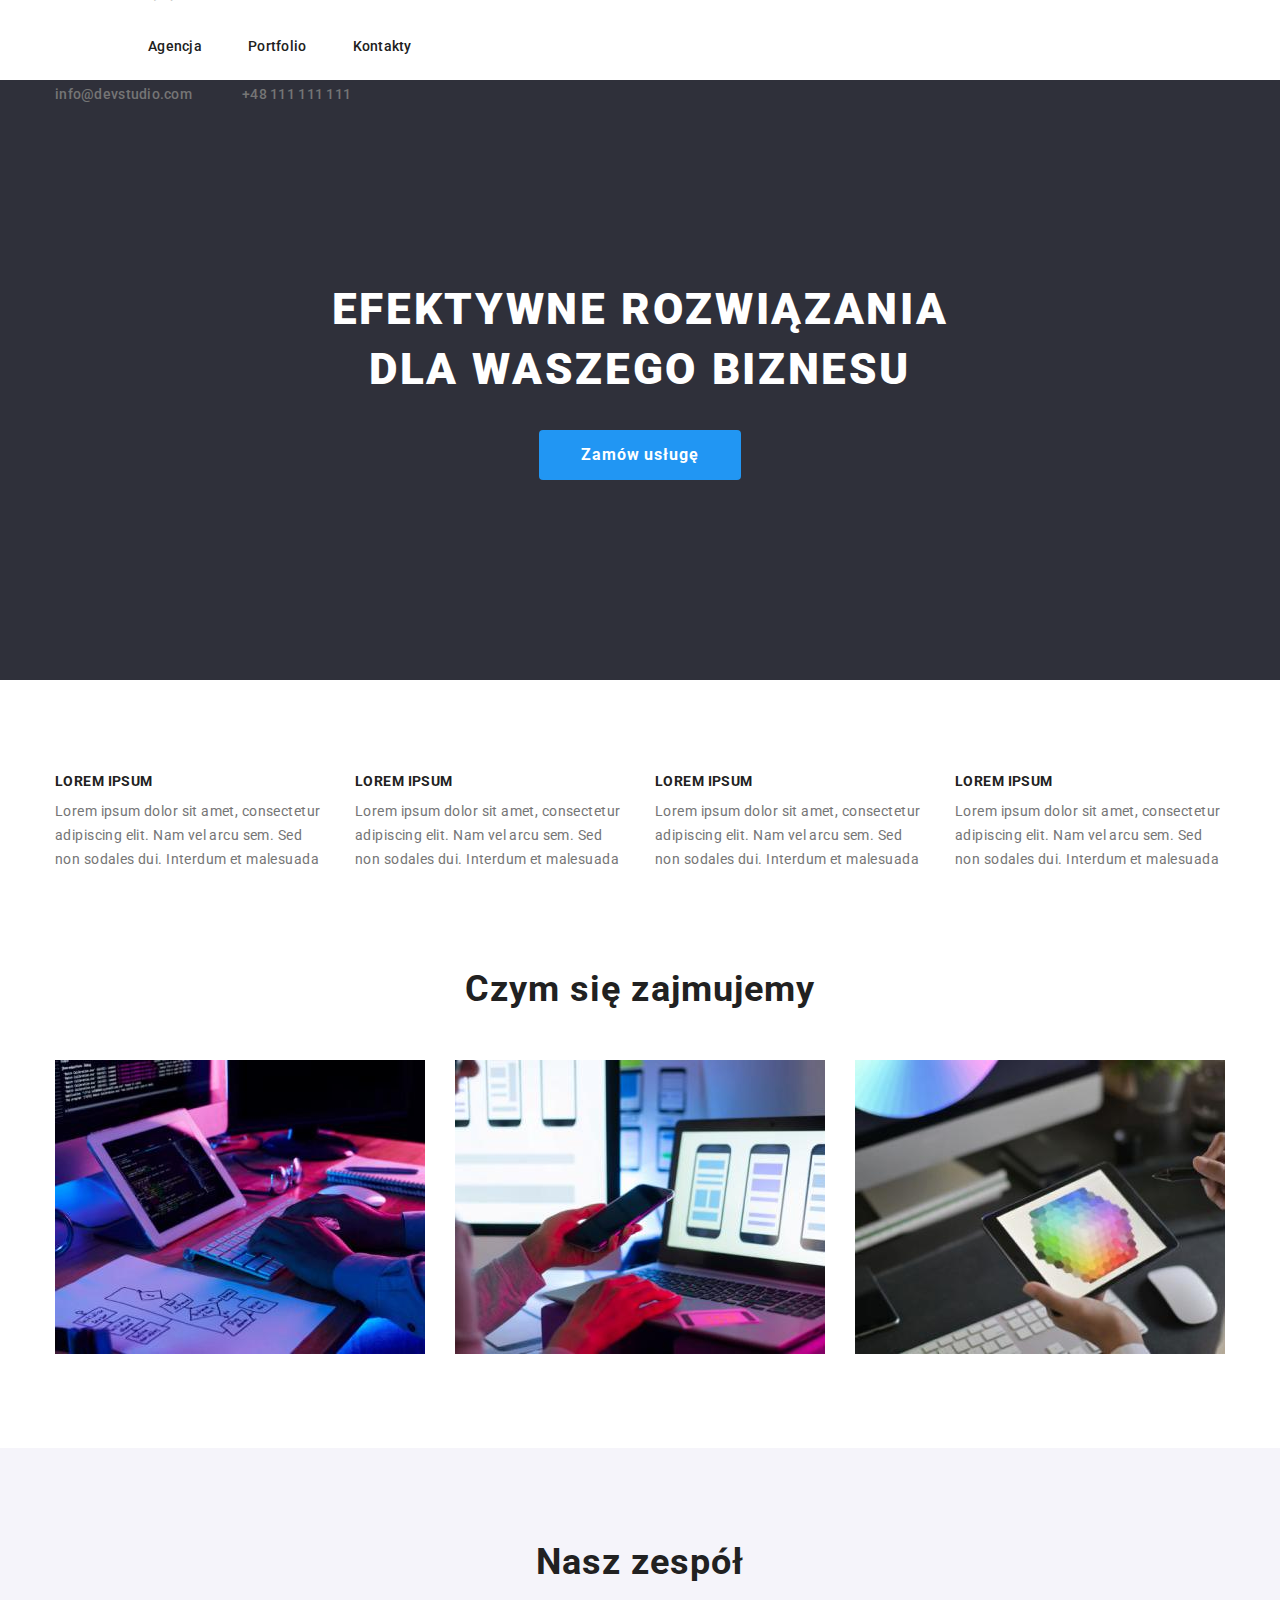
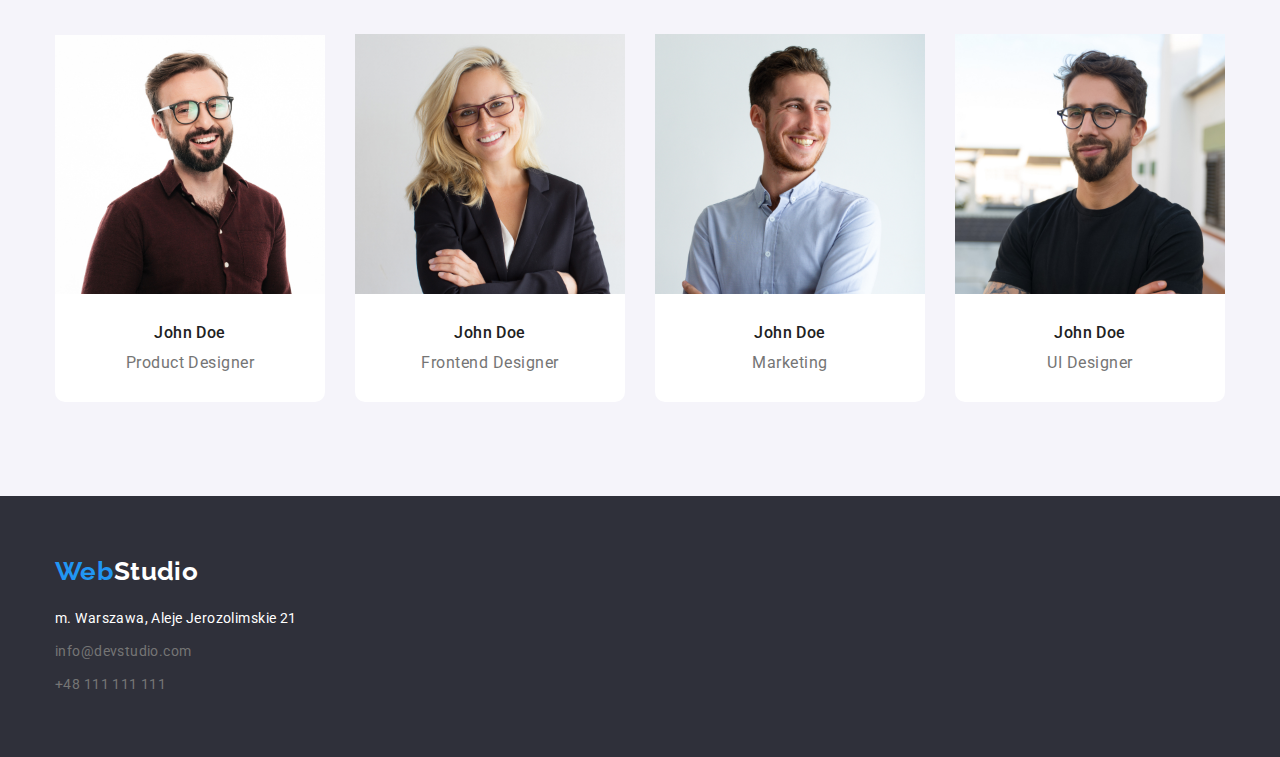
<file: index.html>
<!DOCTYPE html>
<html lang="pl">
	<head>
		<meta charset="UTF-8" />
		<meta http-equiv="X-UA-Compatible" content="IE=edge" />
		<meta name="viewport" content="width=device-width, initial-scale=1.0" />
		<link
			rel="stylesheet"
			href="https://cdnjs.cloudflare.com/ajax/libs/modern-normalize/1.0.0/modern-normalize.min.css"
		/>
		<link rel="stylesheet" href="./css/styles.css" />
		<link rel="preconnect" href="https://fonts.googleapis.com" />
		<link rel="preconnect" href="https://fonts.gstatic.com" crossorigin />
		<link
			href="https://fonts.googleapis.com/css2?family=Raleway:wght@700&family=Roboto:wght@400;500;700;900&display=swap"
			rel="stylesheet"
		/>
		<title>goit-markup-hw-03</title>
	</head>
	<body>
		<header class="header">
			<div class="container">
				<a class="logo-header" href="index.html">
					Web
					<span class="logo-black">Studio</span>
				</a>
				<nav>
					<ul class="navigation">
						<li><a class="navigation-link current" href="index.html">Agencja</a></li>
						<li><a class="navigation-link current" href="portfolio.html">Portfolio</a></li>
						<li><a class="navigation-link current" href="index.html">Kontakty</a></li>
					</ul>
				</nav>
				<div class="contacts">
					<a class="contact-mail-header" href="info@devstudio.com">info@devstudio.com</a>
					<a class="contact-phone-header" href="+48111111111">+48 111 111 111</a>
				</div>
			</div>
		</header>

		<main>
			<section class="banner">
				<div class="container">
					<h1 class="banner-text">EFEKTYWNE ROZWIĄZANIA DLA WASZEGO BIZNESU</h1>
					<button class="banner-button" type="button">Zamów usługę</button>
				</div>
			</section>

			<section class="lorem-section">
				<div class="container">
					<ul class="lorem-list">
						<li class="lorem-article">
							<h3 class="lorem4header">LOREM IPSUM</h3>
							<p class="lorem4text">
								Lorem ipsum dolor sit amet, consectetur adipiscing elit. Nam vel arcu sem. Sed non sodales dui. Interdum
								et malesuada
							</p>
						</li>
						<li class="lorem-article">
							<h3 class="lorem4header">LOREM IPSUM</h3>
							<p class="lorem4text">
								Lorem ipsum dolor sit amet, consectetur adipiscing elit. Nam vel arcu sem. Sed non sodales dui. Interdum
								et malesuada
							</p>
						</li>
						<li class="lorem-article">
							<h3 class="lorem4header">LOREM IPSUM</h3>
							<p class="lorem4text">
								Lorem ipsum dolor sit amet, consectetur adipiscing elit. Nam vel arcu sem. Sed non sodales dui. Interdum
								et malesuada
							</p>
						</li>
						<li class="lorem-article">
							<h3 class="lorem4header">LOREM IPSUM</h3>
							<p class="lorem4text">
								Lorem ipsum dolor sit amet, consectetur adipiscing elit. Nam vel arcu sem. Sed non sodales dui. Interdum
								et malesuada
							</p>
						</li>
					</ul>
				</div>
			</section>

			<section class="jobs-section">
				<div class="container">
					<h2 class="what-we-do">Czym się zajmujemy</h2>
					<ul class="jobs-list">
						<li>
							<img
								src="images/close-up-image-programer-working-his-desk-office.jpg"
								alt="close-up-image-programer-working-his-desk-office"
								width="370"
								height="294"
							/>
						</li>
						<li>
							<img
								src="images/web-ui-designers-are-developing-application-smartphones-team-creators-is-working-interface-mobile-phones.jpg"
								alt="web-ui-designers-are-developing-application-smartphones-team-creators-is-working-interface-mobile-phones"
								width="370"
								height="294"
							/>
						</li>
						<li>
							<img
								src="images/creative-artist-web-design-with-working-colour-selection-graphic-tablet.jpg"
								alt="creative-artist-web-design-with-working-colour-selection-graphic-tablet"
								width="370"
								height="294"
							/>
						</li>
					</ul>
				</div>
			</section>

			<section class="staff-section">
				<div class="container">
					<h2 class="our-staff">Nasz zespół</h2>
					<ul class="workplace-list">
						<li class="workplace">
							<img
								src="images/john_doe_product_designer.jpg"
								alt="john_doe_product_designer"
								width="270"
								height="260"
							/>
							<div class="staff-workplace">
								<h3 class="staff-names">John Doe</h3>
								<p class="staff-position">Product Designer</p>
							</div>
						</li>
						<li class="workplace">
							<img
								src="images/john_doe_fronted_developer.jpg"
								alt="john_doe_product_designer"
								width="270"
								height="260"
							/>
							<div class="staff-workplace">
								<h3 class="staff-names">John Doe</h3>
								<p class="staff-position">Frontend Designer</p>
							</div>
						</li>
						<li class="workplace">
							<img src="images/john_doe_marketing.jpg" alt="john_doe_marketing" width="270" height="260" />
							<div class="staff-workplace">
								<h3 class="staff-names">John Doe</h3>
								<p class="staff-position">Marketing</p>
							</div>
						</li>
						<li class="workplace">
							<img src="images/john_doe_ui_designer.jpg" alt="john_ui_designer" width="270" height="260" />
							<div class="staff-workplace">
								<h3 class="staff-names">John Doe</h3>
								<p class="staff-position">UI Designer</p>
							</div>
						</li>
					</ul>
				</div>
			</section>
		</main>

		<footer class="footer">
			<div class="container">
				<a class="logo-footer" href="index.html">
					Web
					<span class="logo-white">Studio</span>
				</a>
				<address>
					<ul class="address">
						<li class="contacts-lists">
							<a href="https://goo.gl/maps/r6bCJQhEKpcZBL9J8" target="_blank">
								<span class="localization-address">m. Warszawa, Aleje Jerozolimskie 21</span>
							</a>
						</li>
						<li class="contacts-lists">
							<a href="index.html"><span class="contact-mail-footer">info@devstudio.com</span></a>
						</li>
						<li class="contacts-lists">
							<a href="index.html"><span class="contact-phone-footer">+48 111 111 111</span></a>
						</li>
					</ul>
				</address>
			</div>
		</footer>
	</body>
</html>
</file>
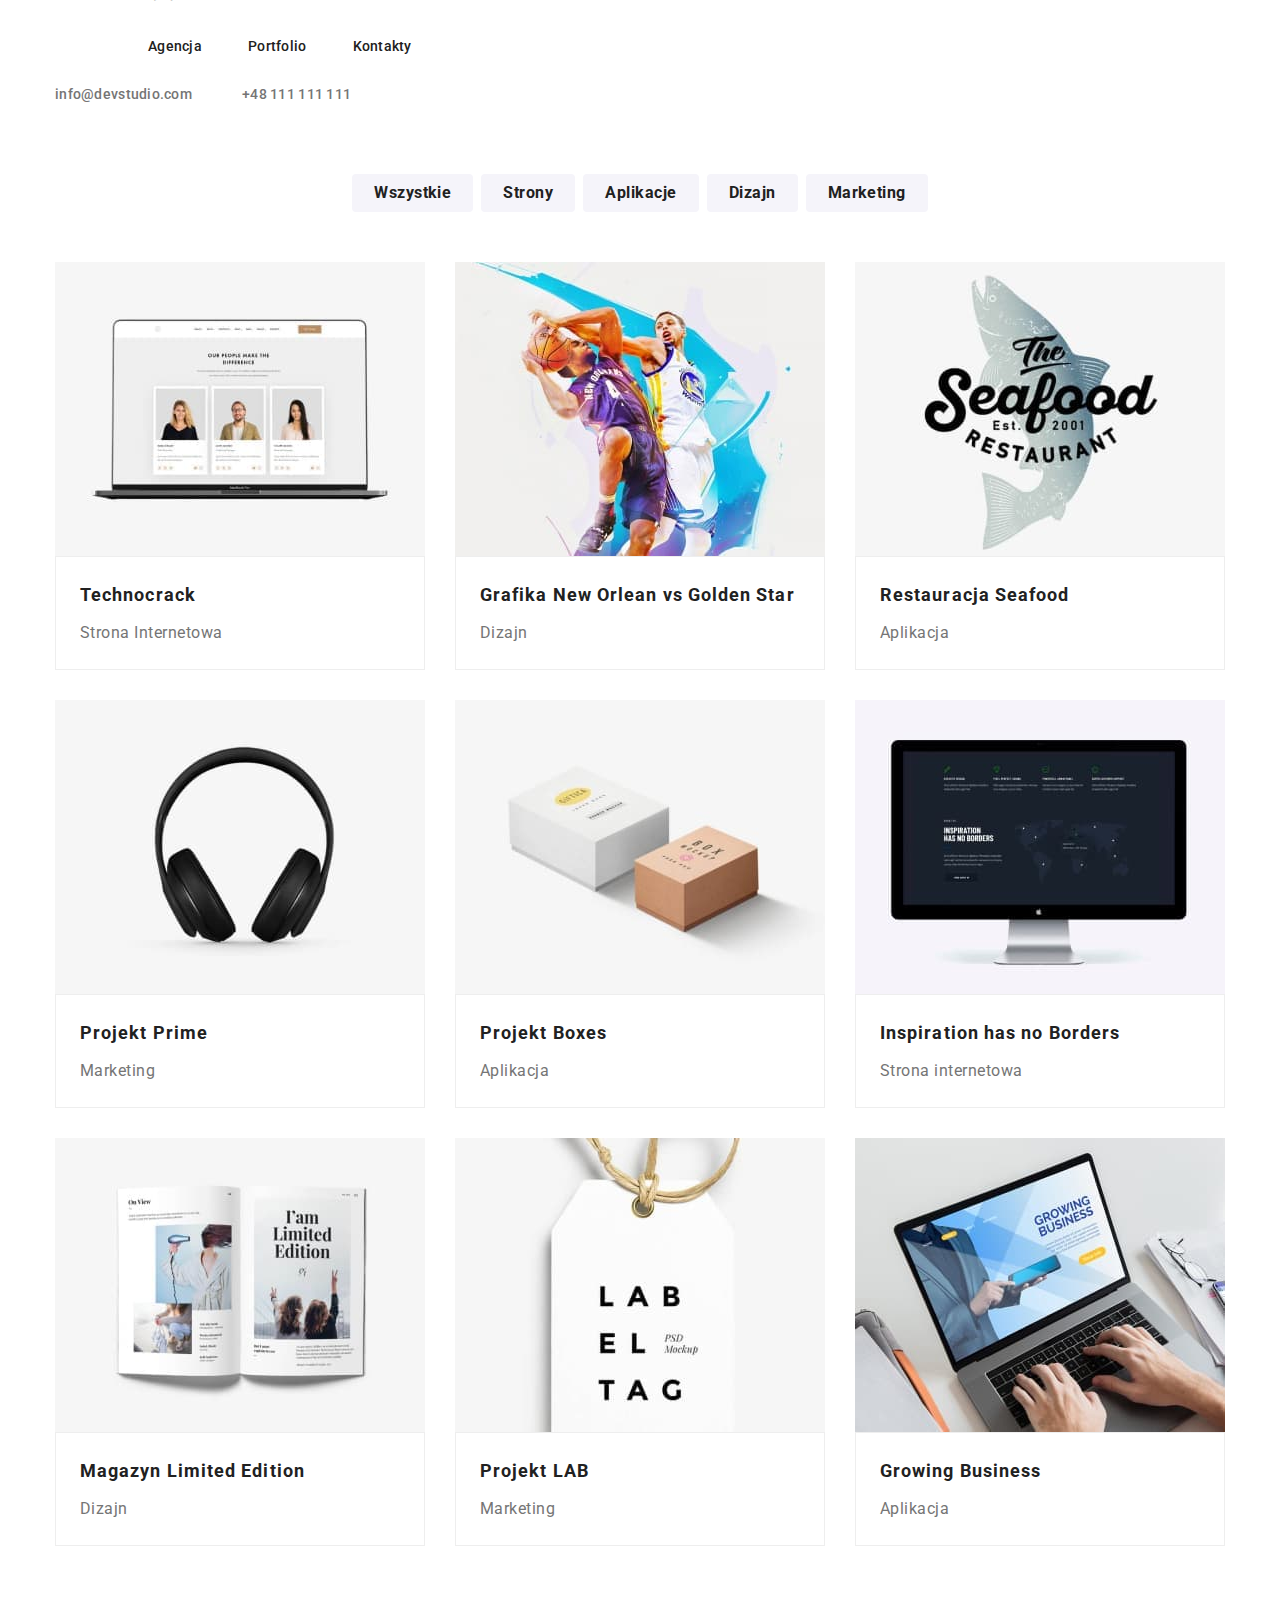
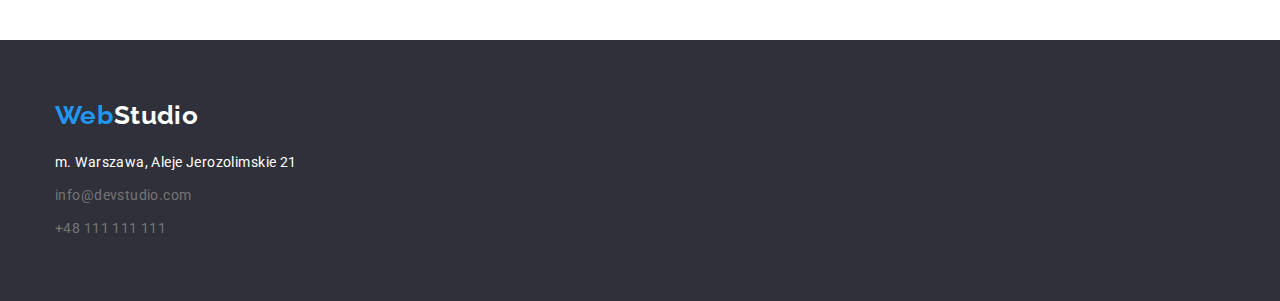
<file: portfolio.html>
<!DOCTYPE html>
<html lang="pl">
	<head>
		<meta charset="UTF-8" />
		<meta http-equiv="X-UA-Compatible" content="IE=edge" />
		<meta name="viewport" content="width=device-width, initial-scale=1.0" />
		<link
			rel="stylesheet"
			href="https://cdnjs.cloudflare.com/ajax/libs/modern-normalize/1.0.0/modern-normalize.min.css"
		/>
		<link rel="stylesheet" href="./css/styles.css" />
		<link rel="preconnect" href="https://fonts.googleapis.com" />
		<link rel="preconnect" href="https://fonts.gstatic.com" crossorigin />
		<link
			href="https://fonts.googleapis.com/css2?family=Raleway:wght@700&family=Roboto:wght@400;500;700;900&display=swap"
			rel="stylesheet"
		/>
		<title>goit-markup-hw-03</title>
	</head>
	<body>
		<header class="header">
			<div class="container">
				<a class="logo-header" href="index.html">
					Web
					<span class="logo-black">Studio</span>
				</a>
				<nav>
					<ul class="navigation">
						<li><a class="navigation-link current" href="index.html">Agencja</a></li>
						<li><a class="navigation-link current" href="portfolio.html">Portfolio</a></li>
						<li><a class="navigation-link current" href="index.html">Kontakty</a></li>
					</ul>
				</nav>
				<div class="contacts">
					<a class="contact-mail-header" href="info@devstudio.com">info@devstudio.com</a>
					<a class="contact-phone-header" href="+48111111111">+48 111 111 111</a>
				</div>
			</div>
		</header>

		<main>
			<section>
				<div class="container">
					<h1 class="visually-hidden">portfolio</h1>
					<ul class="menu-buttons">
						<li><button class="portfolio-button" type="button">Wszystkie</button></li>
						<li><button class="portfolio-button" type="button">Strony</button></li>
						<li><button class="portfolio-button" type="button">Aplikacje</button></li>
						<li><button class="portfolio-button" type="button">Dizajn</button></li>
						<li><button class="portfolio-button" type="button">Marketing</button></li>
					</ul>

					<ul class="grid-tile-set">
						<li class="tile">
							<img
								src="./images/technocrack.jpg"
								alt="portfolio_presentation_of_staff_in_firm"
								width="370"
								height="294"
							/>
							<div class="tile-text">
								<h2 class="tile-header" lang="en">Technocrack</h2>
								<p class="tile-subheader">Strona Internetowa</p>
							</div>
						</li>

						<li class="tile">
							<img
								src="./images/new_orlean_vs_golden_star.jpg"
								alt="graphics_of_two_basketball_players_from_opposites_teams"
								width="370"
								height="294"
							/>
							<div class="tile-text">
								<h2 class="tile-header">Grafika New Orlean vs Golden Star</h2>
								<p class="tile-subheader">Dizajn</p>
							</div>
						</li>

						<li class="tile">
							<img src="./images/seafood_restaurant.jpg" alt="logo_of_seafood_restaurant" width="370" height="294" />

							<div class="tile-text">
								<h2 class="tile-header">Restauracja Seafood</h2>
								<p class="tile-subheader">Aplikacja</p>
							</div>
						</li>

						<li class="tile">
							<img src="./images/project_prime.jpg" alt="image_of_black_headphones" width="370" height="294" />

							<div class="tile-text">
								<h2 class="tile-header">Projekt Prime</h2>
								<p class="tile-subheader">Marketing</p>
							</div>
						</li>

						<li class="tile">
							<img
								src="./images/project_boxes.jpg"
								alt="graphic_of_two_boxes_with_different_shapes_and_colours"
								width="370"
								height="294"
							/>

							<div class="tile-text">
								<h2 class="tile-header">Projekt Boxes</h2>
								<p class="tile-subheader">Aplikacja</p>
							</div>
						</li>

						<li class="tile">
							<img
								src="./images/inspiration_has_no_borders.jpg"
								alt="computer_screen_with_worldwide_map"
								width="370"
								height="294"
							/>
							<div class="tile-text">
								<h2 class="tile-header" lang="en">Inspiration has no Borders</h2>
								<p class="tile-subheader">Strona internetowa</p>
							</div>
						</li>

						<li class="tile">
							<img
								src="./images/magazyn_limited_edition.jpg"
								alt="paper_magazine_with_title_limited_edition"
								width="370"
								height="294"
							/>
							<div class="tile-text">
								<h2 class="tile-header">Magazyn Limited Edition</h2>
								<p class="tile-subheader">Dizajn</p>
							</div>
						</li>

						<li class="tile">
							<img
								src="./images/projekt_lab.jpg"
								alt="picture_of_white_label_with_words_label_tag"
								width="370"
								height="294"
							/>
							<div class="tile-text">
								<h2 class="tile-header">Projekt LAB</h2>
								<p class="tile-subheader">Marketing</p>
							</div>
						</li>

						<li class="tile">
							<img
								src="./images/growing_business.jpg"
								alt="man_usign_a_laptop_screen_about_growing_business_in_firm"
								width="370"
								height="294"
							/>
							<div class="tile-text">
								<h2 class="tile-header" lang="en">Growing Business</h2>
								<p class="tile-subheader">Aplikacja</p>
							</div>
						</li>
					</ul>
				</div>
			</section>
		</main>

		<footer class="footer">
			<div class="container">
				<a class="logo-footer" href="index.html">
					Web
					<span class="logo-white">Studio</span>
				</a>
			</div>
			<address>
				<ul class="address container">
					<li class="contacts-lists">
						<a href="https://goo.gl/maps/r6bCJQhEKpcZBL9J8" target="_blank">
							<span class="localization-address">m. Warszawa, Aleje Jerozolimskie 21</span>
						</a>
					</li>
					<li class="contacts-lists">
						<a href="index.html"><span class="contact-mail-footer">info@devstudio.com</span></a>
					</li>
					<li class="contacts-lists">
						<a href="index.html"><span class="contact-phone-footer">+48 111 111 111</span></a>
					</li>
				</ul>
			</address>
		</footer>
	</body>
</html>
</file>
<file: css/styles.css>
:root {
	--background-color: #e5e5e5;
	--main-color: #212121;
	--secondary-color: #757575;
	--logo-color: #2196f3;
	--button-background-color: #f5f4fa;
	--main-font: Roboto, sans-serif;
	--line-color: #ececec;
	--footer-text-color: rgba(255, 255, 255, 0.6);
	--icon-color: #afb1b8;
	--footer-color: #2f303a;
	--secondary-background-color: #ffffff;
	--border-tile-color: #eeeeee;
	--temporary-color: aqua;
}

h1,
h2,
h3,
h4,
h5,
h6,
p {
	margin: 0px;
}

img {
	display: block;
	max-width: 100%;
	height: auto;
}

ul,
ol {
	list-style: none;
	padding-left: 0;
	margin: 0;
}

section {
	padding-top: 94px;
	padding-bottom: 94px;
}

body {
	font-family: var(--main-font);
	color: var(--main-color);
	font-size: 14px;
	letter-spacing: 0.03em;
	background-color: var(--secondary-background-color);
}

.container {
	margin-left: auto;
	margin-right: auto;
	padding-left: 15px;
	padding-right: 15px;
	width: 1200px;
}

.current:active {
	color: var(--logo-color);
}

.header {
	display: flex;
	height: 80px;
	align-items: center;
	border-bottom: 1px solid var(--secondary-background-color);
}

.logo-header {
	font-family: "Raleway";
	font-style: normal;
	font-weight: 700;
	font-size: 26px;
	line-height: 1.19;
	color: var(--logo-color);
	text-decoration: none;
	word-spacing: -6px;
}

.logo-black {
	color: var(--main-color);
}

.logo-white {
	color: var(--secondary-background-color);
}

nav {
	margin-left: 93px;
}

.navigation-link:hover {
	color: var(--logo-color);
}

.navigation {
	display: flex;
	gap: 46px;
}

.navigation-link {
	display: block;
	text-decoration: none;
	font-weight: 500;
	line-height: 1.14;
	letter-spacing: 0.02em;
	color: var(--main-color);
	padding: 32px 0;
}

.contacts {
	display: flex;
	gap: 50px;
	margin-left: auto;
}

.contact-mail-header {
	font-weight: 500;
	line-height: 1.14;
	letter-spacing: 0.02em;
	color: var(--secondary-color);
}

.contact-phone-header {
	font-weight: 500;
	line-height: 1.14;
	letter-spacing: 0.02em;
	color: var(--secondary-color);
}

hr {
	border: 1px solid var(--line-color);
}

.banner {
	padding: 200px 0px;
	text-align: center;
	background-color: var(--footer-color);
}

.banner-text {
	font-weight: 900;
	font-size: 44px;
	line-height: 1.36;
	text-align: center;
	letter-spacing: 0.06em;
	text-transform: uppercase;
	width: 696px;
	margin: 0 auto;
	margin-bottom: 30px;
	color: var(--secondary-background-color);
}

.banner-button {
	font-weight: 700;
	font-size: 16px;
	line-height: 1.88;
	background-color: var(--logo-color);
	color: var(--secondary-background-color);
	cursor: pointer;
	text-align: center;
	letter-spacing: 0.06em;
	border: none;
	min-width: 200px;
	border-radius: 4px;
	padding: 10px 42px;
}

button:hover {
	background-color: var(--logo-color);
	color: var(--secondary-text-color);
	cursor: pointer;
}

.menu-buttons {
	display: flex;
	gap: 8px;
	justify-content: center;
	margin-bottom: 50px;
}

ul {
	list-style-type: none;
	padding: 0;
	margin: 0;
}

.grid-tile-set {
	display: flex;
	flex-wrap: wrap;
	gap: 30px;
}

.tile {
	width: 370px;
}

.portfolio-button {
	font-family: "Roboto";
	font-weight: 700;
	font-size: 16px;
	line-height: 1.62;
	letter-spacing: 0.03em;

	padding: 6px 22px;
	cursor: pointer;
	color: var(--main-color);
	border-radius: 4px;
	border-color: var(--button-background-color);
	background-color: var(--button-background-color);
	border: none;
}

.portfolio-button:hover,
.portfolio-button:focus {
	color: var(--secondary-background-color);
	background-color: var(--logo-color);
}

.tile-text {
	border: 1px solid var(--border-tile-color);
	padding: 20px 24px;
}

.tile-header {
	font-weight: 700;
	font-size: 18px;
	line-height: 2;
	letter-spacing: 0.06em;
	margin-bottom: 4px;
}

.tile-subheader {
	font-weight: 400;
	font-size: 16px;
	line-height: 2;
	letter-spacing: 0.03em;
	color: var(--secondary-color);
}

.logo-footer {
	font-family: "Raleway";
	font-style: normal;
	font-weight: 700;
	font-size: 26px;
	line-height: 1.19;
	color: var(--logo-color);
	text-decoration: none;
	word-spacing: -6px;
}

.localization-address {
	font-weight: 400;
	line-height: 1.71;
	color: var(--secondary-background-color);
}

.contact-mail-footer {
	font-weight: 400;
	line-height: 1.71;

	color: var(--secondary-color);
	margin-bottom: 9px;
}

.contact-phone-footer {
	font-weight: 400;
	line-height: 1.71;
	color: var(--secondary-color);
	margin-bottom: 9px;
}

.lorem-section {
	padding-bottom: 0px;
}

.lorem-list {
	display: flex;
	gap: 30px;
}

.lorem-article {
	height: 101px;
}

.lorem4header {
	font-weight: 700;
	font-size: 14px;
	line-height: 1.14;
	letter-spacing: 0.03em;
	text-transform: uppercase;
	color: var(--main-color);
	margin-bottom: 10px;
}

.lorem4text {
	line-height: 1.71;
	color: var(--secondary-color);
	width: 270px;
}

.jobs-section {
	padding: 94px 0;
}

.what-we-do {
	font-weight: 700;
	font-size: 36px;
	line-height: 1.16;
	letter-spacing: 0.03em;
	text-align: center;
	color: var(--main-color);
	margin-bottom: 50px;
}

.jobs-list {
	display: flex;
	gap: 30px;
	justify-content: center;
}

.staff-section {
	margin: 0px;
	background-color: var(--button-background-color);
}

.our-staff {
	font-weight: 700;
	font-size: 36px;
	line-height: 1.16;
	letter-spacing: 0.03em;
	text-align: center;
	margin-bottom: 50px;
}

.workplace-list {
	display: flex;
	gap: 30px;
	justify-content: center;
	align-items: center;
}

.workplace {
	background-color: var(--secondary-background-color);
	border-radius: 10px;
}

.staff-workplace {
	padding-top: 30px;
	padding-bottom: 30px;
	text-align: center;
}

.staff-names {
	font-weight: 500;
	font-size: 16px;
	line-height: 1.18;
	letter-spacing: 0.03em;
	color: var(--main-color);
	margin-bottom: 10px;
}

.staff-position {
	font-weight: 400;
	font-size: 16px;
	line-height: 1.19;
	letter-spacing: 0.03em;
	color: var(--secondary-color);
}

a:link {
	text-decoration: none;
}

a:hover {
	color: var(--logo-color);
}

a:focus {
	color: var(--logo-color);
}

a:active {
	color: transparent;
}

.footer {
	background-color: var(--footer-color);
	padding-top: 60px;
	padding-bottom: 60px;
}

address {
	font-style: normal;
	margin-top: 20px;
}

.visually-hidden {
	position: absolute;
	width: 1px;
	height: 1px;
	margin: -1px;
	border: 0;
	padding: 0;
	white-space: nowrap;
	clip-path: inset(100%);
	clip: rect(0 0 0 0);
	overflow: hidden;
}

.contacts-lists:not(:last-child) {
	margin-bottom: 9px;
}

.contact-mail-footer:hover,
.contact-mail-footer:focus {
	color: var(--logo-color);
}

.contact-phone-footer:hover,
.contact-phone-footer:focus {
	color: var(--logo-color);
}
</file>
